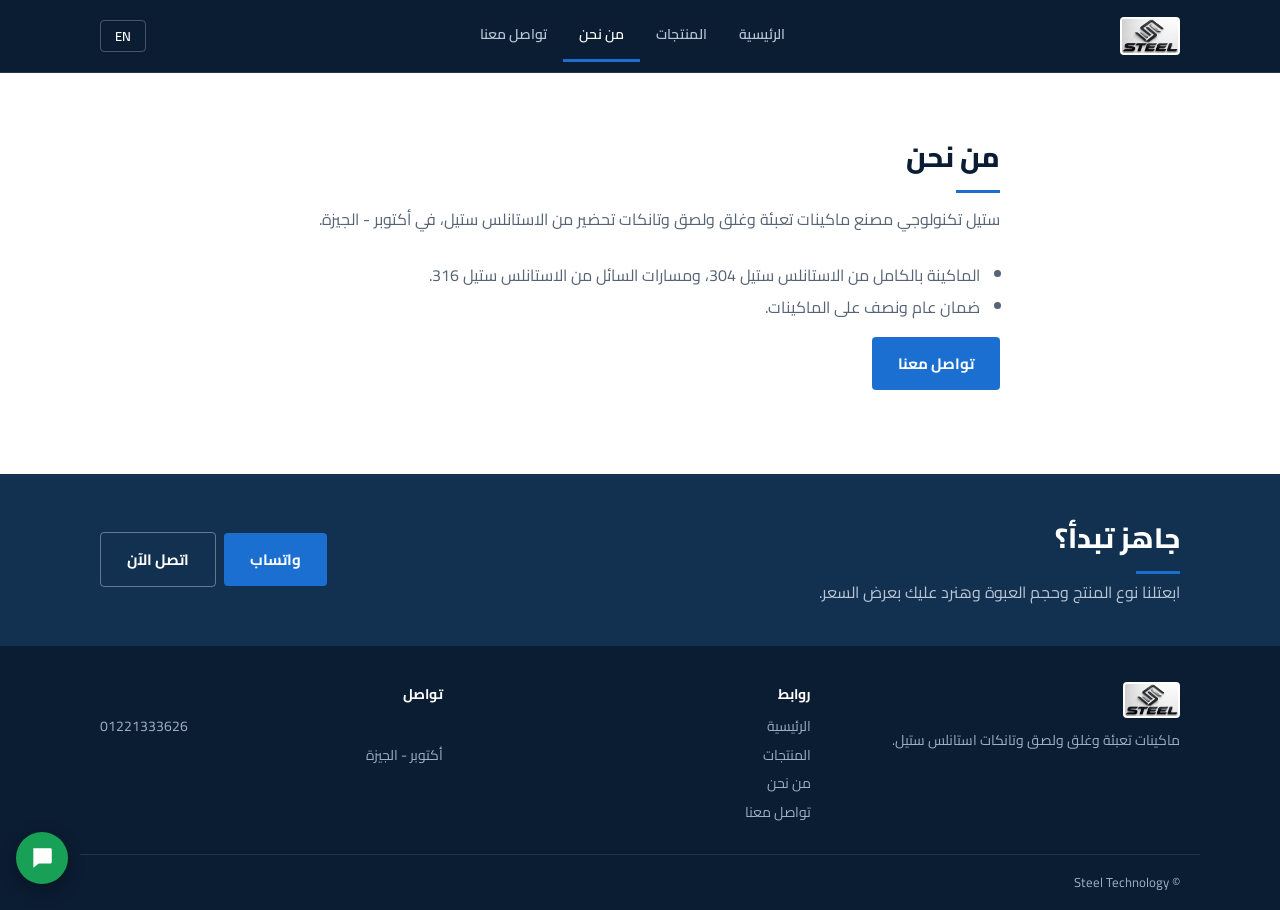
<file: about.html>
<!DOCTYPE html><html lang="ar" dir="rtl"><head><meta charset="utf-8"><meta name="viewport" content="width=device-width, initial-scale=1, viewport-fit=cover"><title>من نحن | Steel Technology | ستيل تكنولوجي</title><meta name="description" content="ستيل تكنولوجي - تصنيع ماكينات التعبئة والتغليف في أكتوبر، الجيزة"><link rel="stylesheet" href="https://fonts.googleapis.com/css2?family=Cairo:wght@400;600;800&display=swap"><meta name="theme-color" content="#0b1d33"><link rel="stylesheet" href="style.css"></head><body data-page="about"><div id="hd"></div>
<section><div class="w" style="max-width:760px"><h2 data-ar="من نحن" data-en="About Us"></h2><p data-ar="ستيل تكنولوجي مصنع ماكينات تعبئة وغلق ولصق وتانكات تحضير من الاستانلس ستيل، في أكتوبر - الجيزة." data-en="Steel Technology builds stainless-steel filling, capping and labeling machines and mixing tanks in 6th of October, Giza."></p>
<ul class="f"><li data-ar="الماكينة بالكامل من الاستانلس ستيل 304، ومسارات السائل من الاستانلس ستيل 316." data-en="Full stainless-steel 304 machine body, with stainless-steel 316 liquid paths."></li><li data-ar="ضمان عام ونصف على الماكينات." data-en="18-month warranty on machines."></li></ul>
<p><a class="btn" href="contact.html" data-ar="تواصل معنا" data-en="Contact Us"></a></p></div></section>
<div id="ft"></div><script src="app.js"></script></body></html>
</file>
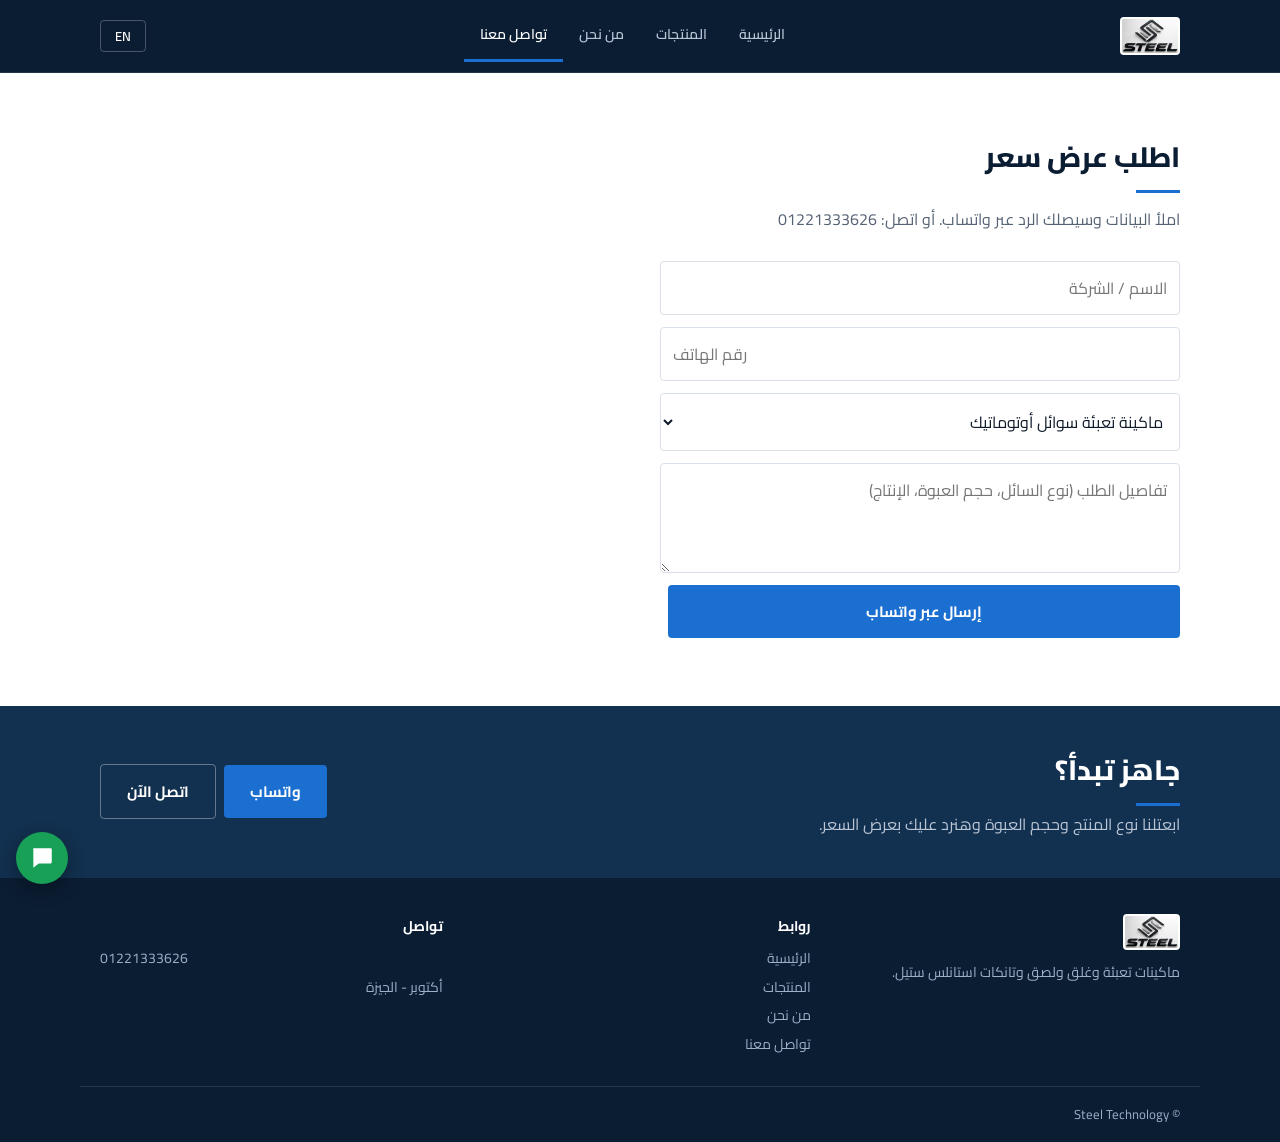
<file: contact.html>
<!DOCTYPE html><html lang="ar" dir="rtl"><head><meta charset="utf-8"><meta name="viewport" content="width=device-width, initial-scale=1, viewport-fit=cover"><title>تواصل معنا | Steel Technology | ستيل تكنولوجي</title><meta name="description" content="اطلب عرض سعر لماكينات التعبئة والتغليف من ستيل تكنولوجي"><link rel="stylesheet" href="https://fonts.googleapis.com/css2?family=Cairo:wght@400;600;800&display=swap"><meta name="theme-color" content="#0b1d33"><link rel="stylesheet" href="style.css"></head><body data-page="contact"><div id="hd"></div>
<section><div class="w"><h2 data-ar="اطلب عرض سعر" data-en="Request a Quote"></h2><p data-ar="املأ البيانات وسيصلك الرد عبر واتساب. أو اتصل: 01221333626" data-en="Fill in the details and we'll reply on WhatsApp. Or call: 01221333626"></p>
<form id="f"><input id="nm" required data-pa="الاسم / الشركة" data-pe="Name / Company"><input id="ph" required type="tel" data-pa="رقم الهاتف" data-pe="Phone number"><select id="pr"></select><textarea id="ms" rows="3" data-pa="تفاصيل الطلب (نوع السائل، حجم العبوة، الإنتاج)" data-pe="Details (liquid type, container size, required output)"></textarea><button class="btn" data-ar="إرسال عبر واتساب" data-en="Send via WhatsApp"></button></form></div></section>
<div id="ft"></div><script src="app.js"></script></body></html>
</file>
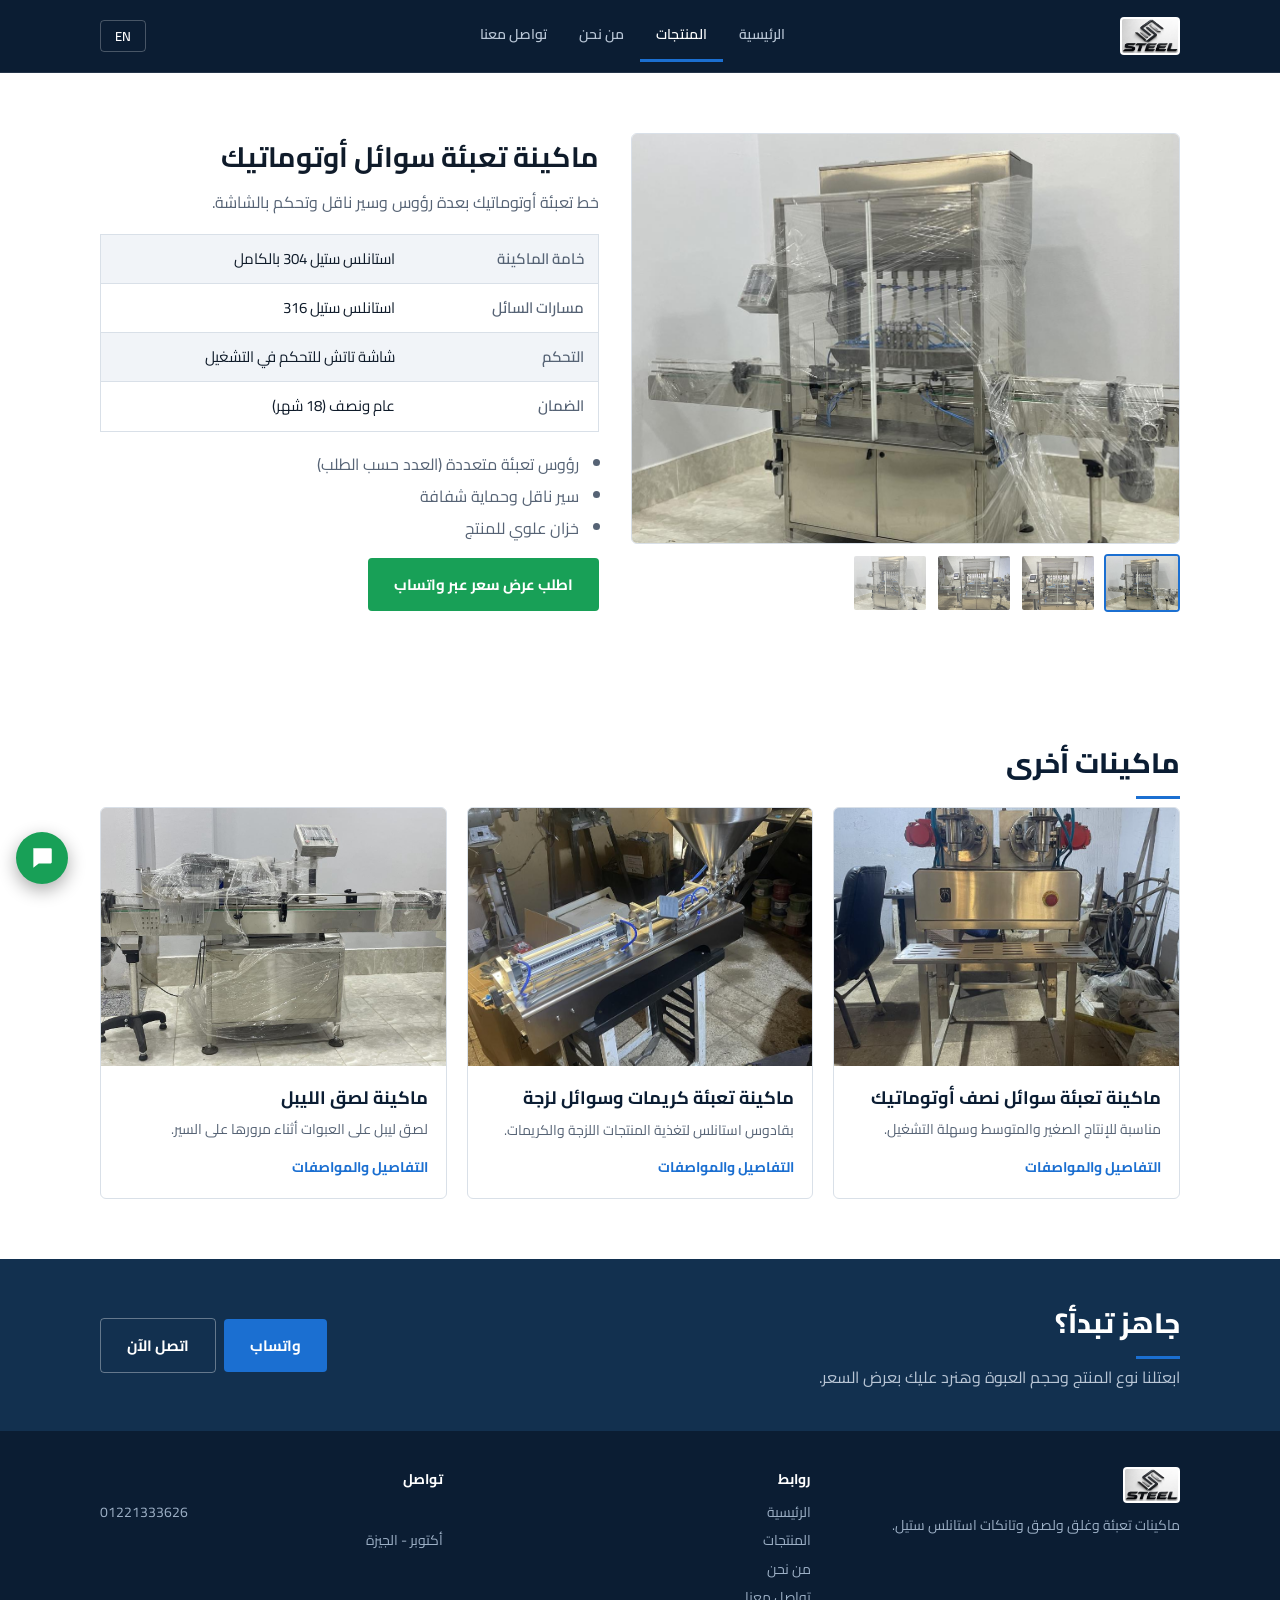
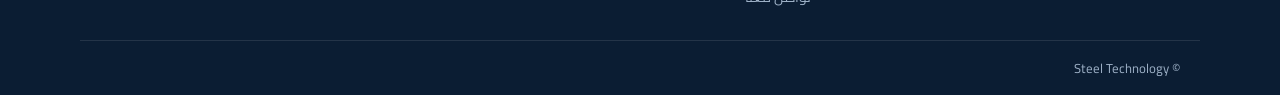
<file: product.html>
<!DOCTYPE html><html lang="ar" dir="rtl"><head><meta charset="utf-8"><meta name="viewport" content="width=device-width, initial-scale=1, viewport-fit=cover"><title>الماكينة | Steel Technology | ستيل تكنولوجي</title><meta name="description" content="مواصفات وصور الماكينة"><link rel="stylesheet" href="https://fonts.googleapis.com/css2?family=Cairo:wght@400;600;800&display=swap"><meta name="theme-color" content="#0b1d33"><link rel="stylesheet" href="style.css"></head><body data-page="product"><div id="hd"></div>
<section><div class="w"><div class="pd" id="pd"></div><div id="vd"></div></div></section><section><div class="w"><h2 data-ar="ماكينات أخرى" data-en="More Machines"></h2><p></p><div class="grid" id="rl"></div></div></section>
<div id="ft"></div><script src="app.js"></script></body></html>
</file>
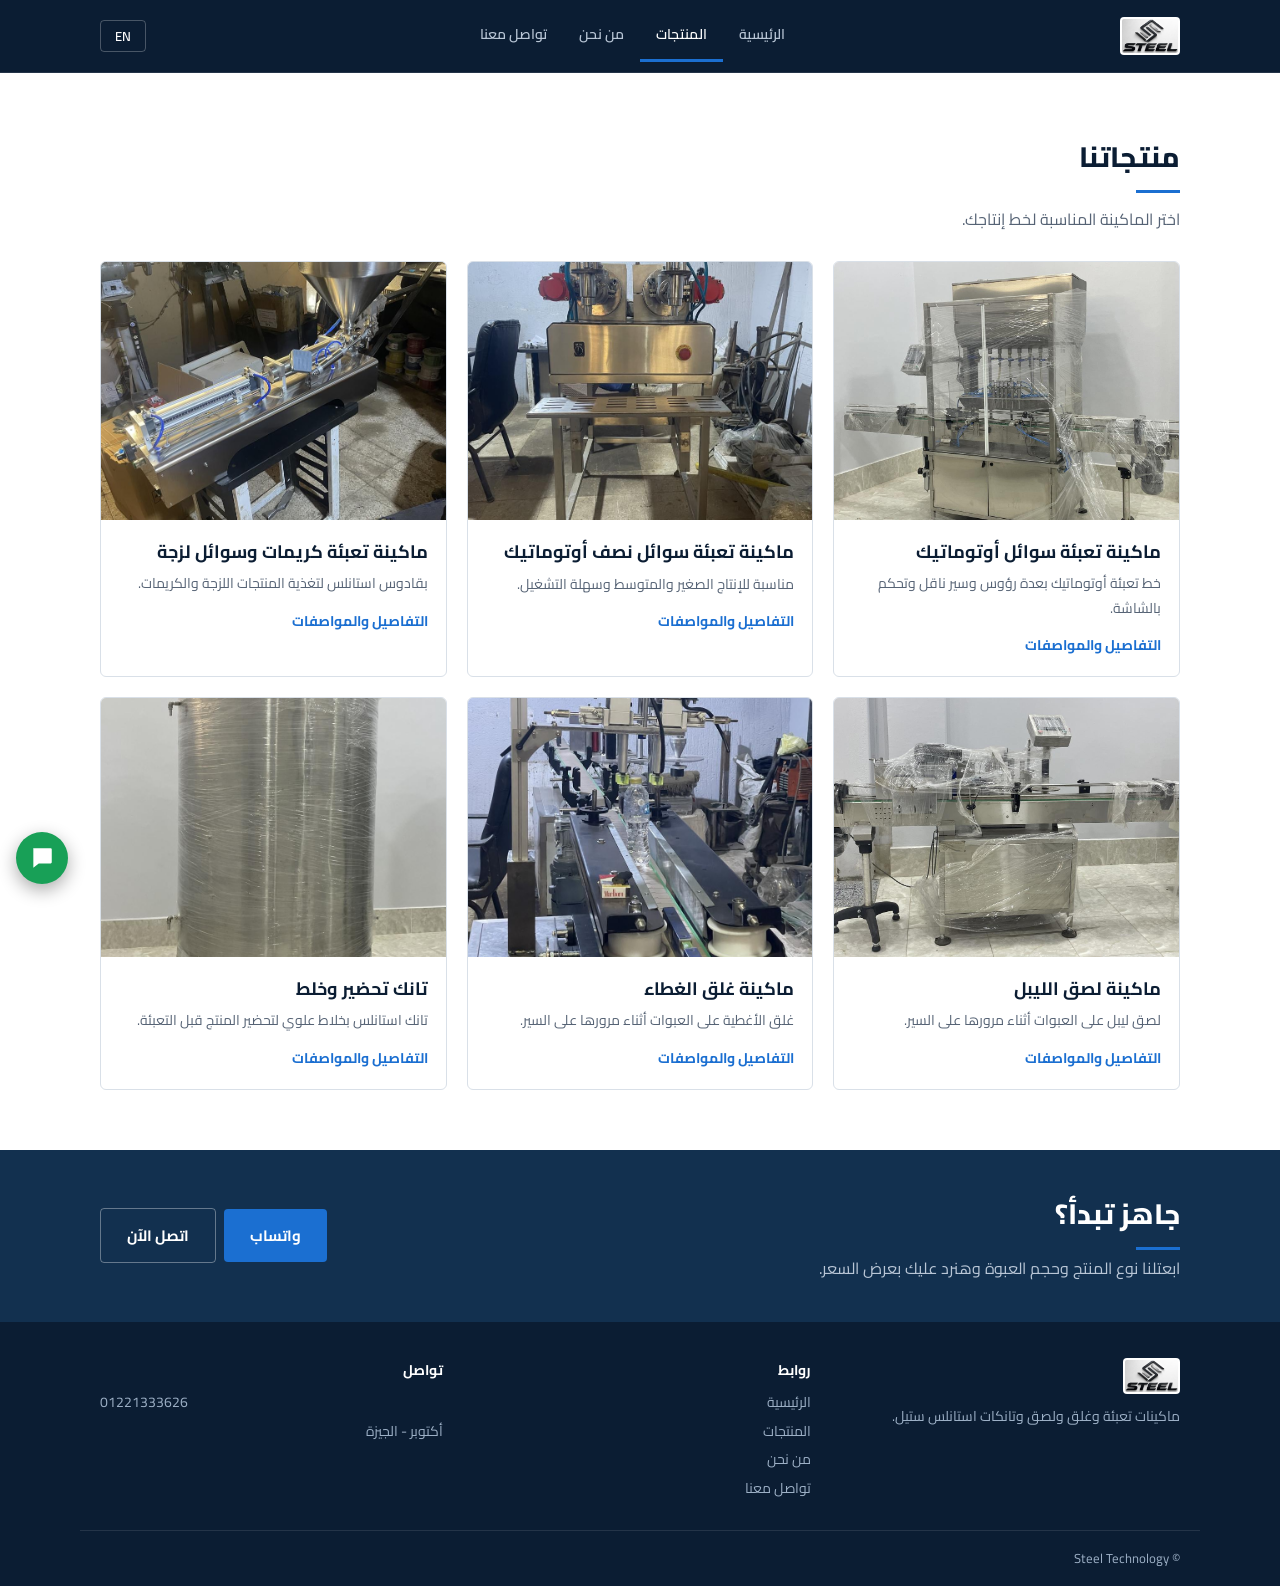
<file: products.html>
<!DOCTYPE html><html lang="ar" dir="rtl"><head><meta charset="utf-8"><meta name="viewport" content="width=device-width, initial-scale=1, viewport-fit=cover"><title>المنتجات | Steel Technology | ستيل تكنولوجي</title><meta name="description" content="ماكينات تعبئة سوائل أوتوماتيك ونصف أوتوماتيك وغلق ولصق وتانكات تحضير"><link rel="stylesheet" href="https://fonts.googleapis.com/css2?family=Cairo:wght@400;600;800&display=swap"><meta name="theme-color" content="#0b1d33"><link rel="stylesheet" href="style.css"></head><body data-page="products"><div id="hd"></div>
<section><div class="w"><h2 data-ar="منتجاتنا" data-en="Our Products"></h2><p data-ar="اختر الماكينة المناسبة لخط إنتاجك." data-en="Choose the right machine for your production line."></p><div class="grid" id="pg"></div></div></section>
<div id="ft"></div><script src="app.js"></script></body></html>
</file>
<file: style.css>
:root{--navy:#0b1d33;--navy2:#12304f;--steel:#f1f4f8;--ink:#0f1b2a;--mute:#566375;--line:#d9e0e8;--acc:#1b6fd1;--accd:#14579f}
*{box-sizing:border-box}html{scroll-behavior:smooth}
body{margin:0;background:#fff;color:var(--ink);font-family:'Cairo',system-ui,sans-serif;line-height:1.75}
a{color:inherit}img{max-width:100%;display:block}
.w{max-width:1120px;margin:auto;padding:0 20px}
header{position:sticky;top:0;z-index:20;background:var(--navy);padding-top:env(safe-area-inset-top,0);border-bottom:1px solid #ffffff1a}
.hb{display:grid;grid-template-areas:"lg lb" "nv nv";grid-template-columns:1fr auto;align-items:center;gap:0 12px;padding-block:8px 0}
.logo{grid-area:lg}.logo img{height:38px;border-radius:4px;background:#fff;padding:2px}
nav{grid-area:nv;display:flex;overflow-x:auto;margin-top:6px}
nav a{color:#b9c6d6;text-decoration:none;padding:9px 14px;font-size:14px;font-weight:600;white-space:nowrap;border-bottom:3px solid transparent}
nav a.on{color:#fff;border-color:var(--acc)}
.lang{grid-area:lb;background:none;border:1px solid #ffffff40;color:#fff;border-radius:4px;padding:3px 14px;font:600 13px 'Cairo',sans-serif;cursor:pointer}
@media(min-width:800px){.hb{grid-template-areas:"lg nv lb";grid-template-columns:auto 1fr auto;padding-block:10px;gap:24px}nav{margin:0;justify-content:center}nav a{padding:12px 16px}}
.hero{background:linear-gradient(120deg,var(--navy) 0%,var(--navy2) 65%,#1b4d7a);color:#fff;padding:48px 0 76px}
.hero .w{display:grid;gap:30px;align-items:center}@media(min-width:800px){.hero .w{grid-template-columns:1.05fr 1fr}.hero{padding:72px 0 96px}}
.hero small{display:block;color:#8fb5e3;font-weight:600;letter-spacing:.04em;margin-bottom:10px}
.hero h1{font-size:clamp(28px,5.2vw,46px);line-height:1.25;margin:0 0 14px;font-weight:800}.hero p{color:#c3d0e0;margin:0 0 26px;max-width:520px}
.hero img{border-radius:6px;aspect-ratio:4/3;object-fit:cover;width:100%;border:1px solid #ffffff2e;box-shadow:0 18px 40px #0006}
.btn{display:inline-block;background:var(--acc);color:#fff;border:0;padding:12px 26px;border-radius:4px;font:700 15px 'Cairo',sans-serif;text-decoration:none;cursor:pointer;margin:0 0 8px;margin-inline-end:8px;transition:background .15s}
.btn:hover{background:var(--accd)}.btn.ghost{background:transparent;border:1px solid #ffffff59}.btn.ghost:hover{background:#ffffff14}.btn.wa{background:#18a057}.btn.wa:hover{background:#12854a}
.facts{max-width:1120px;margin:-44px auto 0;padding:0 20px;position:relative}
.facts>div{display:grid;grid-template-columns:repeat(3,1fr);background:#fff;border:1px solid var(--line);border-radius:6px;box-shadow:0 10px 30px #0b1d3314}
.facts div div{padding:16px 12px;text-align:center;border-inline-start:1px solid var(--line)}.facts div div:first-child{border:0}
.facts b{display:block;font-size:clamp(20px,5vw,30px);line-height:1.2;color:var(--navy);font-weight:800}.facts span{color:var(--mute);font-size:clamp(11px,3vw,14px);display:block;line-height:1.4}
section{padding:60px 0}.alt{background:var(--steel)}
h2{font-size:28px;margin:0 0 8px;font-weight:800;color:var(--navy)}h2::after{content:"";display:block;width:44px;height:3px;background:var(--acc);margin-top:8px}
h2+p{color:var(--mute);margin:12px 0 28px}h2+p:empty{margin:0 0 8px}
.grid{display:grid;gap:20px;grid-template-columns:repeat(auto-fit,minmax(290px,1fr))}
.pc{background:#fff;border:1px solid var(--line);border-radius:6px;overflow:hidden;text-decoration:none;display:flex;flex-direction:column;transition:box-shadow .2s,transform .2s}
.pc:hover{box-shadow:0 12px 28px #0b1d3321;transform:translateY(-3px)}
.pc img{aspect-ratio:4/3;object-fit:cover;width:100%;background:var(--steel)}.pc div{padding:16px 18px 18px;flex:1}.pc h3{margin:0 0 4px;font-size:18px;color:var(--navy)}.pc p{margin:0 0 10px;color:var(--mute);font-size:14px}.pc em{color:var(--acc);font-style:normal;font-weight:700;font-size:14px}
.steps{display:grid;gap:22px;grid-template-columns:repeat(auto-fit,minmax(220px,1fr));counter-reset:s}
.steps div{border-top:2px solid var(--navy);padding-top:14px}.steps div::before{counter-increment:s;content:"0" counter(s);display:block;font-size:34px;font-weight:800;color:#b8c7da;line-height:1}.steps b{display:block;margin:6px 0 2px;color:var(--navy)}.steps span{color:var(--mute);font-size:14px}
.pd{display:grid;gap:32px}@media(min-width:800px){.pd{grid-template-columns:1.1fr 1fr}}
#mi{width:100%;aspect-ratio:4/3;object-fit:cover;border-radius:6px;border:1px solid var(--line)}
.th{display:flex;gap:8px;margin-top:10px;overflow-x:auto}.th img{width:76px;height:58px;object-fit:cover;border-radius:4px;cursor:pointer;border:2px solid transparent;opacity:.7}.th img.on{border-color:var(--acc);opacity:1}
table{width:100%;border-collapse:collapse;margin:18px 0;border:1px solid var(--line)}
td{padding:11px 14px;border-bottom:1px solid var(--line);font-size:15px}tr:nth-child(odd) td{background:var(--steel)}td:first-child{color:var(--mute);width:38%;font-weight:600}
ul.f{padding-inline-start:20px;color:var(--mute)}ul.f li{margin-bottom:4px}
.vid{aspect-ratio:16/9;width:100%;border:0;border-radius:6px;background:#000;margin-top:20px}
form{display:grid;gap:12px;max-width:520px}input,select,textarea{width:100%;padding:12px;border:1px solid var(--line);border-radius:4px;background:#fff;color:var(--ink);font:inherit}input:focus,select:focus,textarea:focus{outline:2px solid var(--acc);outline-offset:-1px}
.cta{background:var(--navy2);color:#fff;padding:40px 0}.cta .w{display:flex;flex-wrap:wrap;gap:18px;align-items:center;justify-content:space-between}.cta .btn{margin:0}.cta .btn+.btn{margin-inline-start:8px}
footer{background:var(--navy);color:#9db0c6;padding-top:36px;font-size:14px}
.fg{display:grid;gap:26px;grid-template-columns:repeat(auto-fit,minmax(200px,1fr))}.fg img{height:36px;background:#fff;border-radius:4px;padding:2px;margin-bottom:10px}.fg p{margin:0}.fg b{color:#fff;display:block;margin-bottom:6px}.fg a,.fg span{display:block;text-decoration:none;padding:2px 0}.fg a:hover{color:#fff}
.cp{margin-top:28px;padding-block:16px calc(16px + env(safe-area-inset-bottom,0));border-top:1px solid #ffffff1a;font-size:13px}
.wf{position:fixed;inset-inline-end:16px;bottom:calc(16px + env(safe-area-inset-bottom,0));z-index:20;width:52px;height:52px;border-radius:50%;background:#18a057;display:grid;place-items:center;box-shadow:0 6px 18px #0005}
</file>
